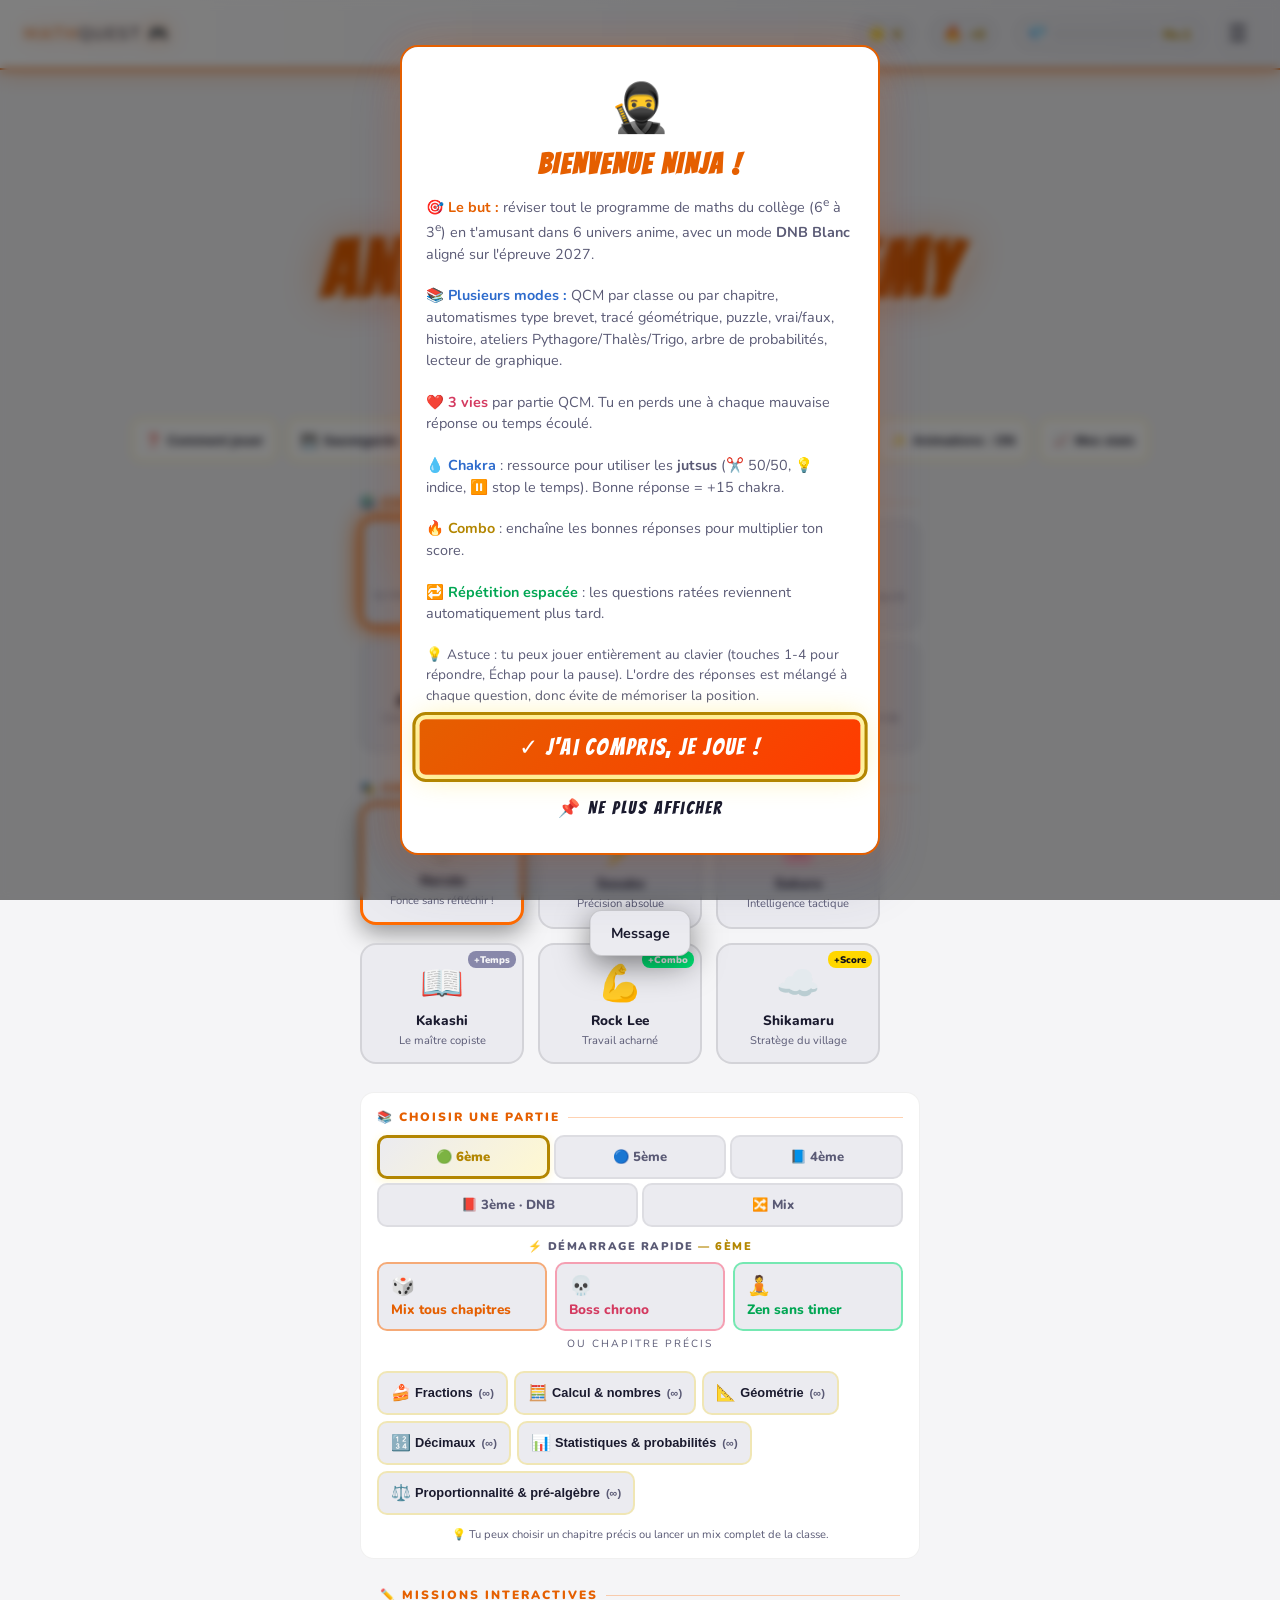
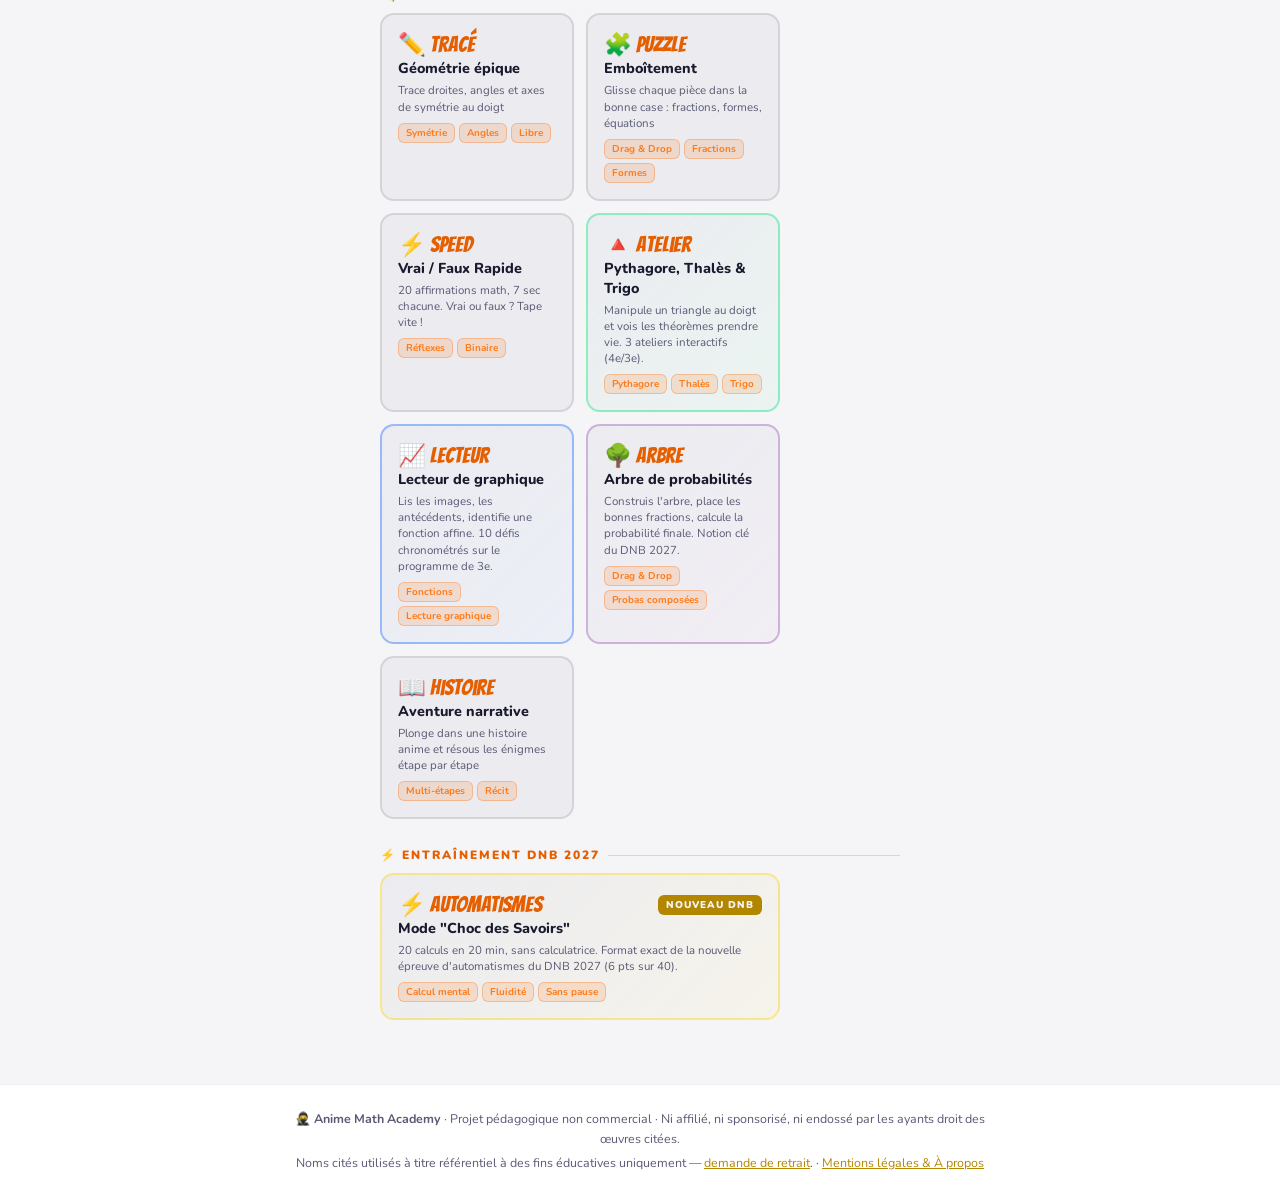
<file: anime.html>
<!DOCTYPE html>
<!-- Ancienne adresse de l'édition animée : elle est désormais la page principale du site (index.html).
     Page de redirection statique, écrite à la main (pas générée), gardée pour les anciens liens, les favoris
     et les applications installées depuis cette adresse. Elle ne déclare aucun manifest, ne charge aucune
     ressource et n'enregistre aucun service worker. -->
<html lang="fr">
<head>
<meta charset="UTF-8">
<meta name="viewport" content="width=device-width, initial-scale=1">
<meta name="robots" content="noindex">
<meta http-equiv="refresh" content="0; url=./">
<title>Anime Math Academy — Redirection</title>
<script>location.replace('./' + location.search + location.hash);</script>
<style>
body { margin: 0; padding: 2rem 16px; background: #0D0D1A; color: #FFFFFF; font-family: sans-serif; text-align: center; }
a { display: inline-block; min-height: 44px; line-height: 44px; padding: 0 12px; color: #FFB066; font-weight: bold; }
a:focus-visible { outline: 3px solid #FFD700; outline-offset: 3px; }
</style>
</head>
<body>
<main>
<h1>Cette adresse a changé</h1>
<p>L'édition animée du jeu est désormais la page principale du site.</p>
<p><a href="./">Ouvrir le jeu Anime Math Academy</a></p>
</main>
</body>
</html>
</file>
